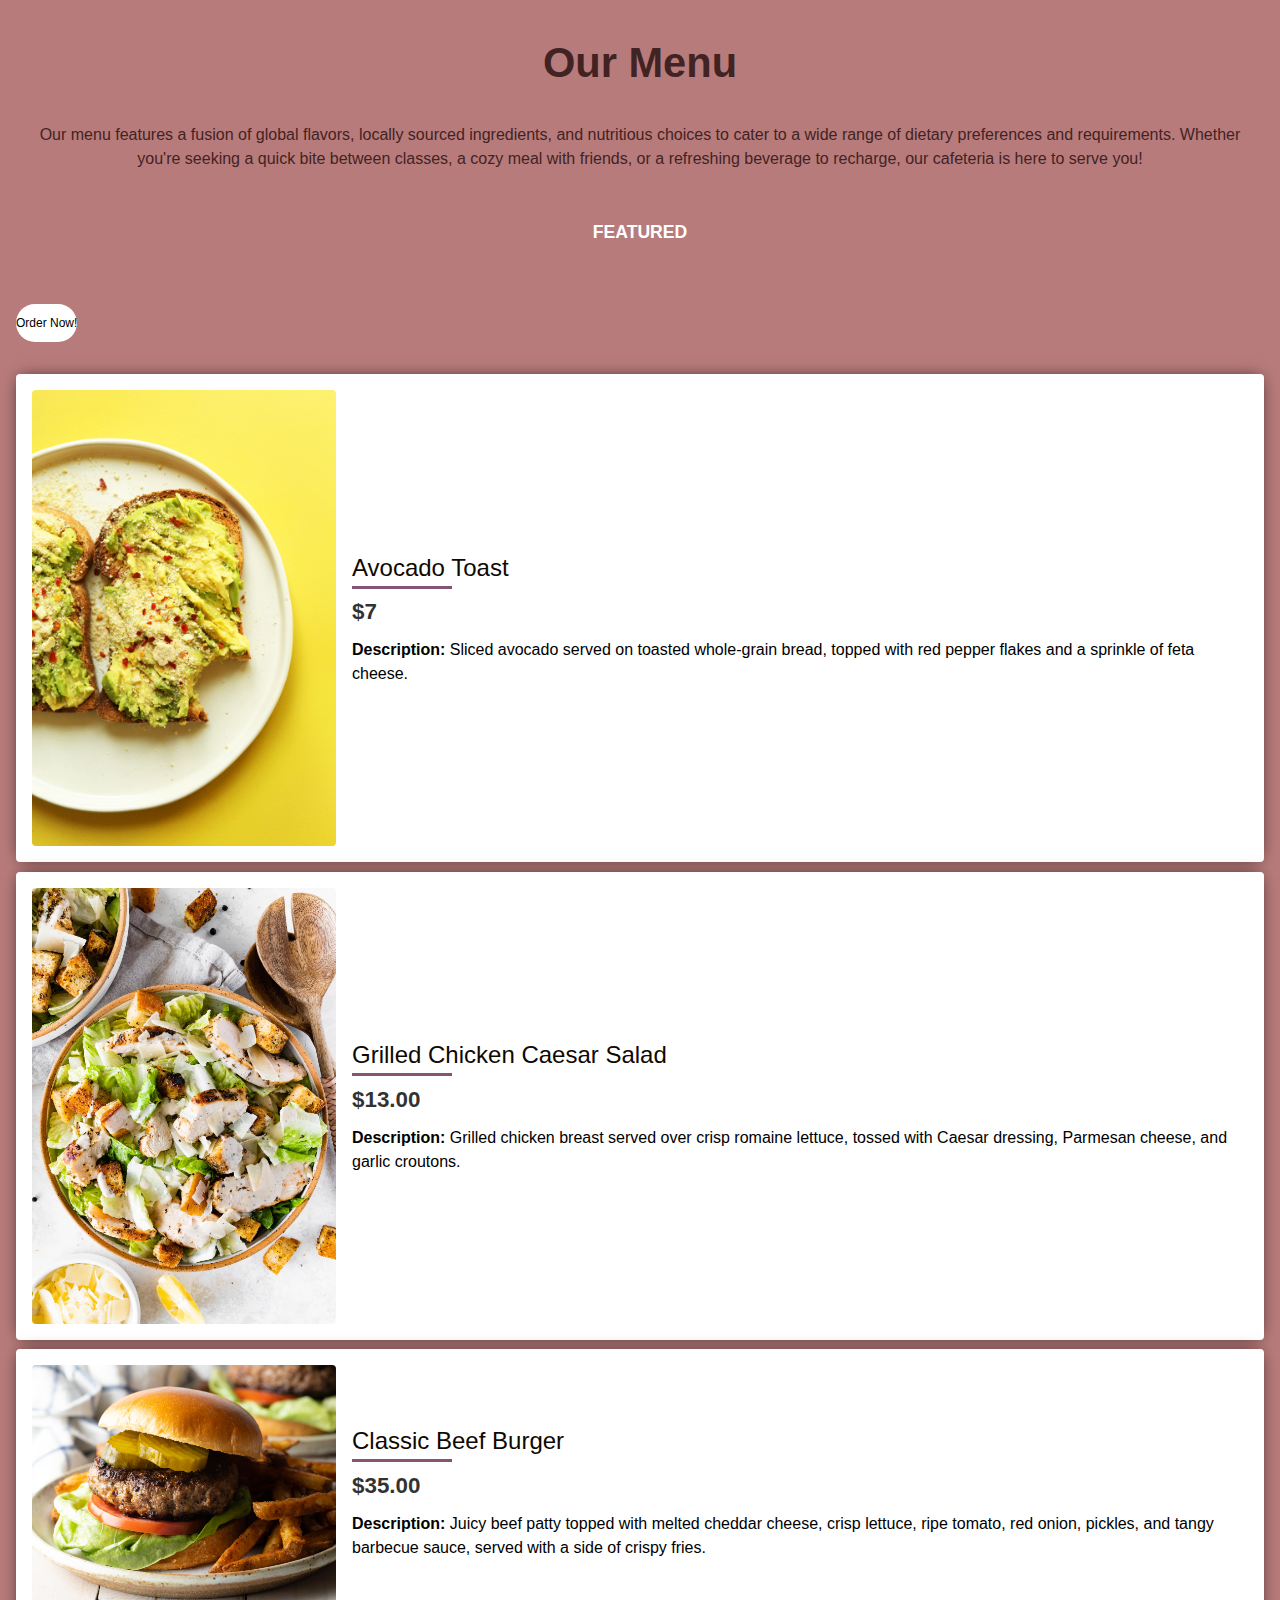
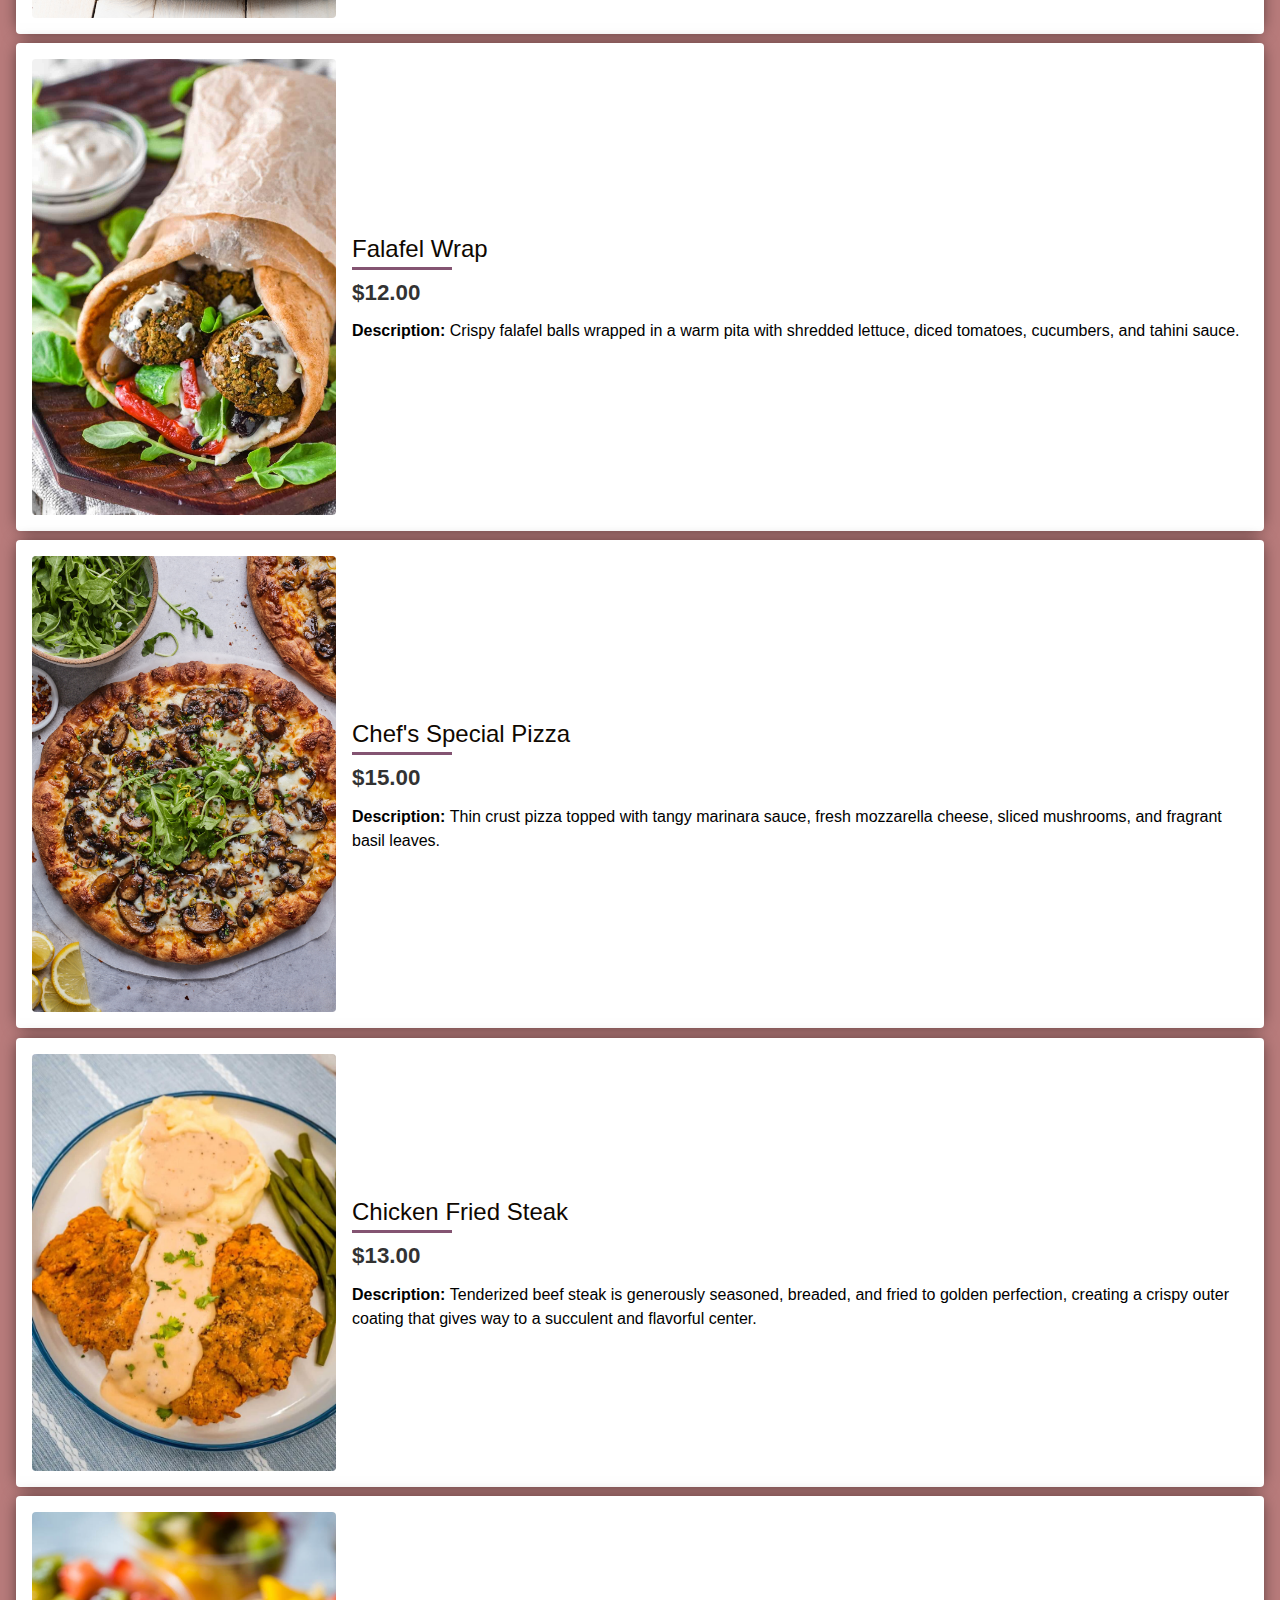
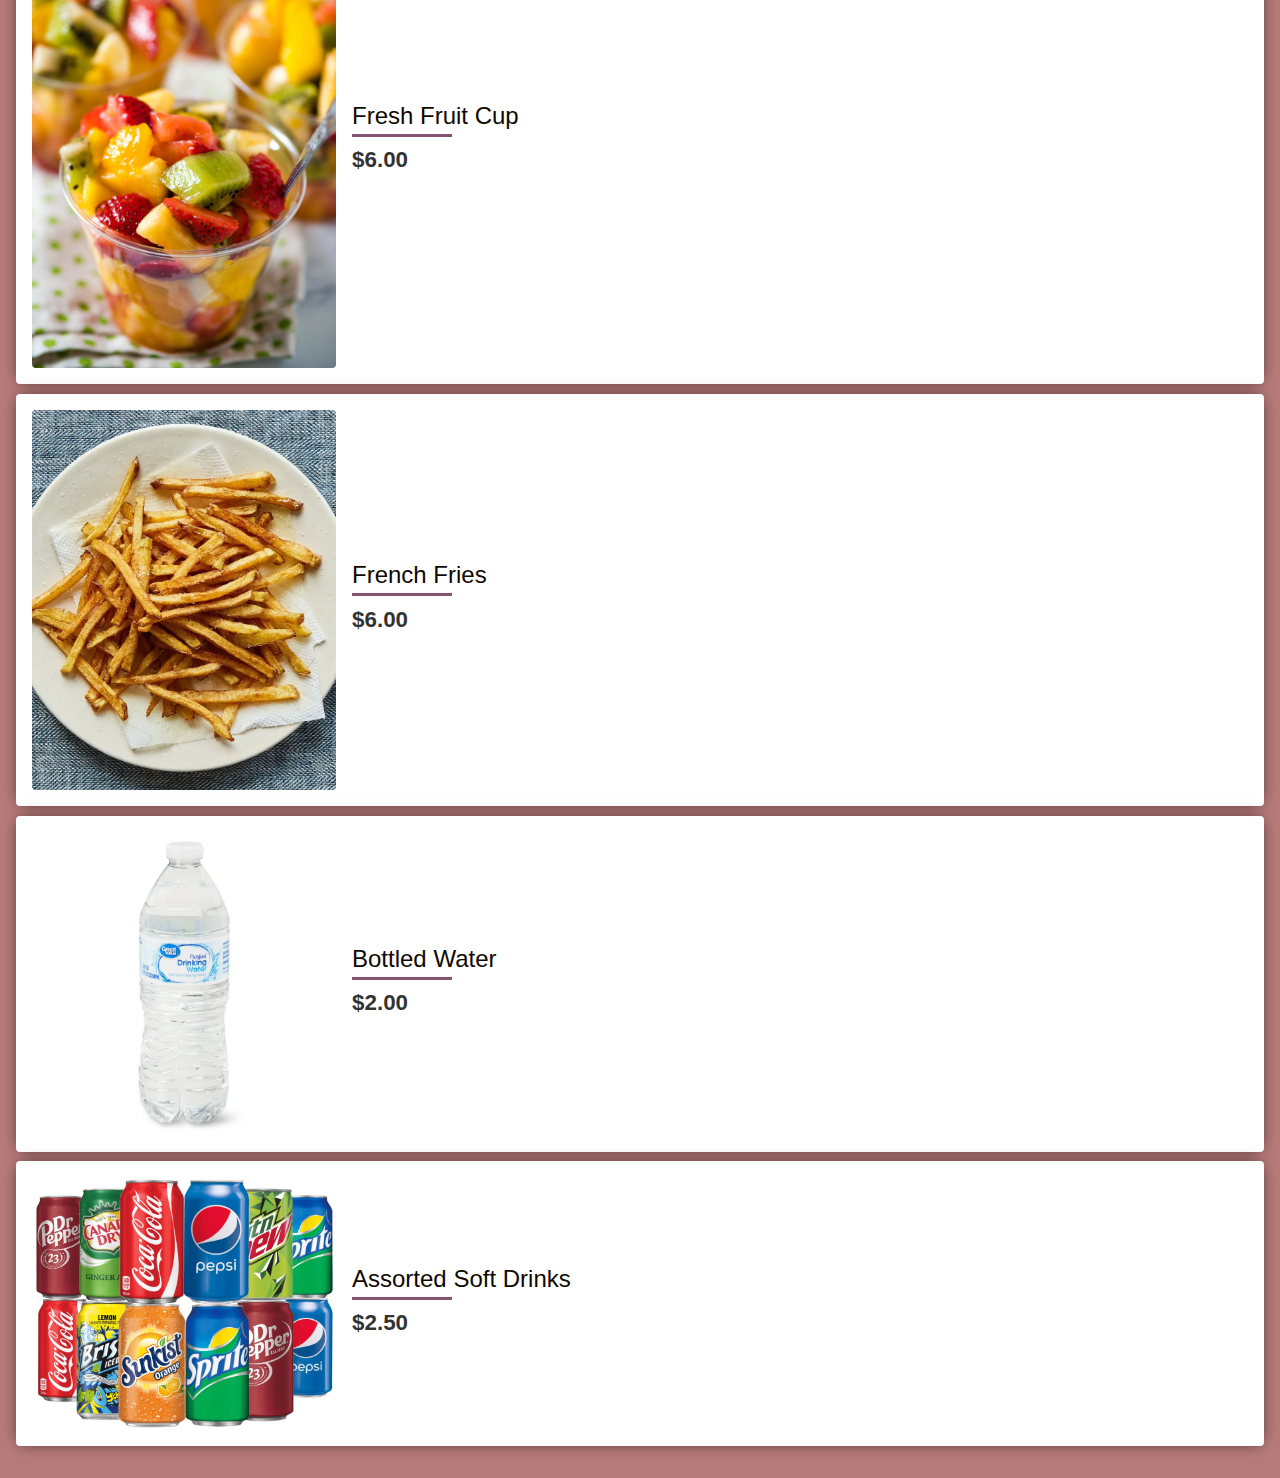
<file: menu.html>
<!DOCTYPE html>
<html lang="en">
<head>
    <meta charset="UTF-8">
    <meta name="viewport" content="width=device-width, initial-scale=1.0">
    <title>University Cafeteria Menu</title>
 <link rel="stylesheet" href="style2.css">
  <body>

    <section class = "menu">
      <div class = "menu-container">
        <div class = "menu-head">
          <h2>Our Menu</h2>
          <p>Our menu features a fusion of global flavors, locally sourced ingredients, and nutritious choices to cater to a wide range of dietary preferences and requirements. Whether you're seeking a quick bite between classes, a cozy meal with friends, or a refreshing beverage to recharge, our cafeteria is here to serve you!</p>
        </div>

        <div class = "menu-btns">
          <button type = "button" class = "menu-btn active-btn" id = "featured">featured</button>
        </div>

        <a href="order.html">
            <button type="button">Order Now!</button>
        </a>

        <div class = "food-items">
          <div class = "food-item featured">
            <div class = "food-img">
              <img src = "images/pic1.png" alt = "food image">
            </div>
            <div class = "food-content">
              <h2 class = "food-name">Avocado Toast</h2>
              <div class = "line"></div>
              <h3 class = "food-price">$7</h3>
              <p class = "category">Description: <span>Sliced avocado served on toasted whole-grain bread, topped with red pepper flakes and a sprinkle of feta cheese. </span></p>
            </div>
          </div>

          <div class = "food-item today-special">
            <div class = "food-img">
              <img src = "images/grilled-chicken-caesar-salad-hero.jpeg" alt = "food image">
            </div>
            <div class = "food-content">
              <h2 class = "food-name">Grilled Chicken Caesar Salad</h2>
              <div class = "line"></div>
              <h3 class = "food-price">$13.00</h3>
              <p class = "category">Description: <span>Grilled chicken breast served over crisp romaine lettuce, tossed with Caesar dressing, Parmesan cheese, and garlic croutons.</span></p>
            </div>
          </div>

          <div class = "food-item new-arrival">
            <div class = "food-img">
              <img src = "images/best-hamburger-patties-1.jpeg" alt = "food image">
            </div>
            <div class = "food-content">
              <h2 class = "food-name">Classic Beef Burger</h2>
              <div class = "line"></div>
              <h3 class = "food-price">$35.00</h3>
              <p class = "category">Description: <span>Juicy beef patty topped with melted cheddar cheese, crisp lettuce, ripe tomato, red onion, pickles, and tangy barbecue sauce, served with a side of crispy fries.</span></p>
            </div>
          </div>

          <div class = "food-item featured">
            <div class = "food-img">
              <img src = "images/falafel-wrap-2.jpeg" alt = "food image">
            </div>
            <div class = "food-content">
              <h2 class = "food-name">Falafel Wrap</h2>
              <div class = "line"></div>
              <h3 class = "food-price">$12.00</h3>
              <p class = "category">Description: <span>Crispy falafel balls wrapped in a warm pita with shredded lettuce, diced tomatoes, cucumbers, and tahini sauce.</span></p>
            </div>
          </div>

          <div class = "food-item today-special">
            <div class = "food-img">
              <img src = "images/2022_10_24_white_mushroom_pizza_2.jpeg" alt = "food image">
            </div>
            <div class = "food-content">
              <h2 class = "food-name">Chef's Special Pizza</h2>
              <div class = "line"></div>
              <h3 class = "food-price">$15.00</h3>
              <p class = "category">Description: <span>Thin crust pizza topped with tangy marinara sauce, fresh mozzarella cheese, sliced mushrooms, and fragrant basil leaves.</span></p>
            </div>
          </div>

          <div class = "food-item new-arrival">
            <div class = "food-img">
              <img src = "images/Chicken-Fried-Steak-735x1008.jpeg" alt = "food image">
            </div>
            <div class = "food-content">
              <h2 class = "food-name">Chicken Fried Steak</h2>
              <div class = "line"></div>
              <h3 class = "food-price">$13.00</h3>
              <p class = "category">Description: <span>Tenderized beef steak is generously seasoned, breaded, and fried to golden perfection, creating a crispy outer coating that gives way to a succulent and flavorful center.</span></p>
            </div>
          </div>

          <div class = "food-item featured">
            <div class = "food-img">
              <img src = "images/Tropical-Fruit-Cups-picture.jpeg" alt = "food image">
            </div>
            <div class = "food-content">
              <h2 class = "food-name">Fresh Fruit Cup</h2>
              <div class = "line"></div>
              <h3 class = "food-price">$6.00</h3>
            </div>
          </div>

          <div class = "food-item today-special">
            <div class = "food-img">
              <img src = "images/French-Fries-Recipe-Belle-Morizio_2.jpg.webp" alt = "food image">
            </div>
            <div class = "food-content">
              <h2 class = "food-name">French Fries</h2>
              <div class = "line"></div>
              <h3 class = "food-price">$6.00</h3>
            </div>
          </div>

          <div class = "food-item new-arrival">
            <div class = "food-img">
              <img src = "images/b5bc06f5-7208-4e64-ba92-7be43b474d16.5cbc4d93cd2d649a66a73b9e7250dc05.jpeg.webp" alt = "food image">
            </div>
            <div class = "food-content">
              <h2 class = "food-name">Bottled Water</h2>
              <div class = "line"></div>
              <h3 class = "food-price">$2.00</h3>
            </div>
          </div>

          <div class = "food-item featured">
            <div class = "food-img">
              <img src = "images/811VGO1IX-L.jpeg" alt = "food image">
            </div>
            <div class = "food-content">
              <h2 class = "food-name">Assorted Soft Drinks</h2>
              <div class = "line"></div>
              <h3 class = "food-price">$2.50</h3>
            </div>
          </div>


        </div>
      </div>
    </section>
    <script src="script.js"></script>
  </body>
</html>
</file>
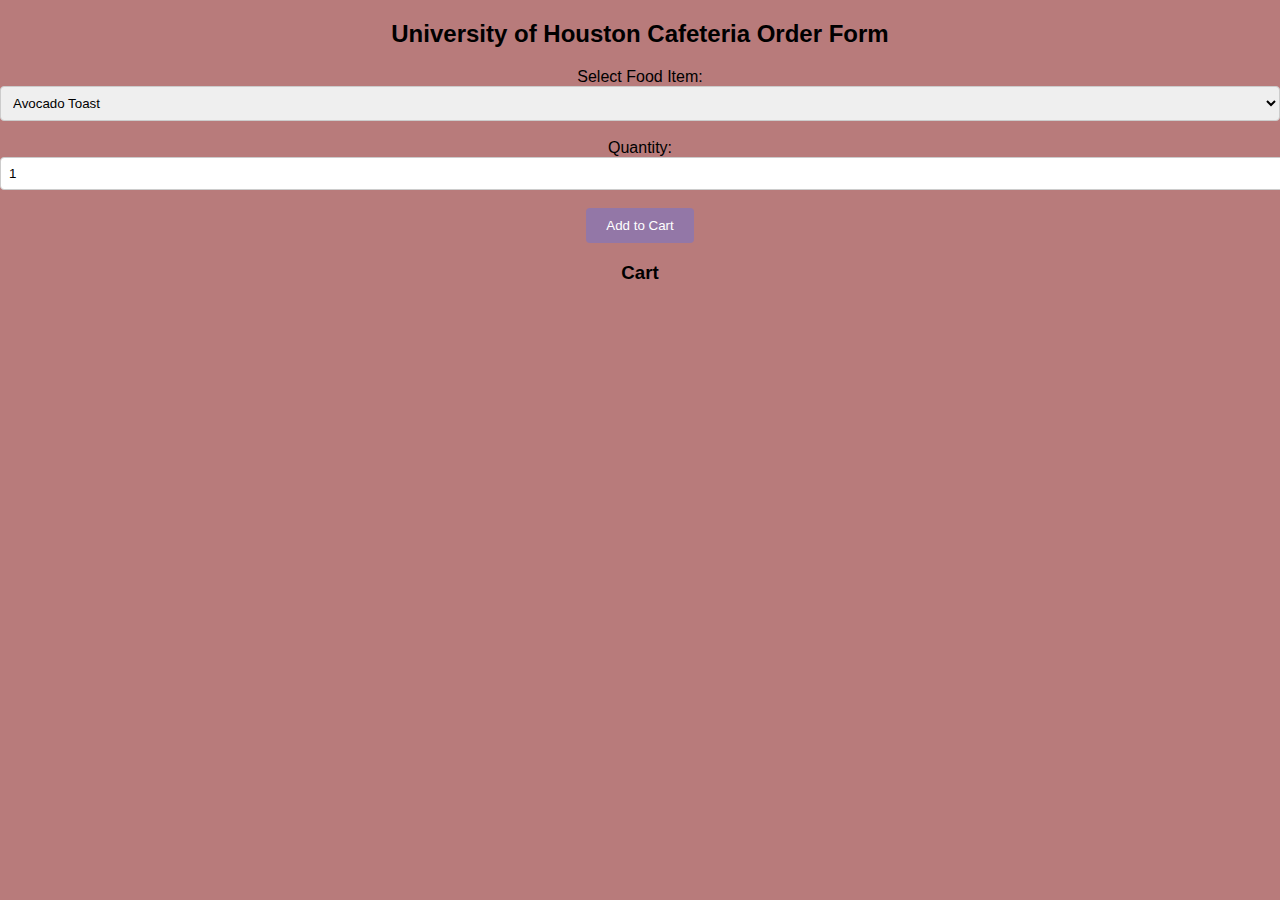
<file: order.html>
<!DOCTYPE html>
<html lang="en">
<head>
<meta charset="UTF-8">
<link rel="stylesheet" type="text/css" href="style3.css" />
<link rel="script type/js" href="script.js">
<meta name="viewport" content="width=device-width, initial-scale=1.0">
<title>University of Houston Cafeteria Order Form</title>
</head>
<body>

<h2>University of Houston Cafeteria Order Form</h2>

<form id="orderForm">
  <label for="foodItem">Select Food Item:</label>
  <select id="foodItem">
    <option value="Avocado Toast">Avocado Toast</option>
    <option value="Grilled Chicken Caesar Salad">Grilled Chicken Caesar Salad</option>
    <option value="Classic Beef Burger">Classic Beef Burger</option>
    <option value="Falafel Wrap">Falafel Wrap</option>
    <option value="Chef's Special Pizza">Chef's Special Pizza</option>
    <option value="Chicken Fried Steak">Chicken Fried Steak</option>
    <option value="Fresh Fruit Cup">Fresh Fruit Cup</option>
    <option value="French Fries">French Frie</option>
    <option value="Bottled Water">Bottled Water</option>

  </select><br><br>

  <label for="quantity">Quantity:</label>
  <input type="number" id="quantity" min="1" value="1"><br><br>

  <button type="button" onclick="addToCart()">Add to Cart</button>
</form>

<div id="cart">
  <h3>Cart</h3>
  <ul id="cartItems"></ul>
</div>

<script>
function addToCart() {
  var foodItem = document.getElementById("foodItem").value;
  var quantity = document.getElementById("quantity").value;
  
  var cartItems = document.getElementById("cartItems");
  var listItem = document.createElement("li");
  listItem.textContent = quantity + "x " + foodItem;
  cartItems.appendChild(listItem);
  

}

const express = require('express');
const bodyParser = require('body-parser');
const path = require('path');

const app = express();
const port = 3000;

app.use(bodyParser.urlencoded({ extended: false }));
app.use(express.static(path.join(__dirname, 'public')));

app.get('/', (req, res) => {
    res.sendFile(path.join(__dirname, 'index.html'));
});

app.post('/order', (req, res) => {
  
    const { item1, item2, item3 } = req.body;
 
    const totalAmount = calculateTotal(item1, item2, item3);
    res.redirect(`/confirmation?total=${totalAmount}`);
});

app.get('/confirmation', (req, res) => {
    const totalAmount = req.query.total;
    res.send(`Your total order amount is: $${totalAmount}`);
});

app.listen(port, () => {
    console.log(`Server is listening at http://localhost:${port}`);
});


function calculateTotal(item1, item2, item3) {
  
    const pricePerItem = 5;
    const total = (parseInt(item1) + parseInt(item2) + parseInt(item3)) * pricePerItem;
    return total;
}

function addToCart() {
    var foodItem = document.getElementById("foodItem").value;
    var quantity = document.getElementById("quantity").value;
    
    var cartItems = document.getElementById("cartItems");
    var listItem = document.createElement("li");
    listItem.textContent = quantity + "x " + foodItem;
    cartItems.appendChild(listItem);
}





</script>

</body>
</html>
</file>
<file: style2.css>
:root{
    --Inter: 'Inter', sans-serif;
    --Mont: 'Montserrat', sans-serif;
}
*{
    padding: 0;
    margin: 0;
    box-sizing: border-box;
}
body{
    line-height: 1.5;
    font-family: var(--Mont);
    background-color: #b87b7b;
    color: #422323;
}
.menu{
    margin: 2rem 0;
}
.menu-container{
    max-width: 1280px;
    margin: 0 auto;
    padding: 0 1rem;
}
img{
    width: 100%;
    display: block;
}
.menu-head{
    text-align: center;
}
.menu-head h2{
    font-family: var(--Kaushan);
    font-size: 2.6rem;
}
.menu-head p{
    font-weight: 300;
    padding: 1.8rem 0;
}
.menu-btns{
    padding: 0.6rem 0;
    display: flex;
    justify-content: center;
}
.menu-btn{
    font-family: var(--Inter);
    text-transform: uppercase;
    font-size: 1.1rem;
    font-weight: 600;
    background: none;
    border: none;
    color: #765376;
    display: block;
    margin: 0 1rem;
    cursor: pointer;
    outline: 0;
    transition: opacity 0.4s ease-out;
}
.menu-btn::after{
    content: "";
    display: block;
    height: 2px;
    margin-left: auto;
    margin-right: auto;
    background: #eae9e7;
    margin-top: 0.5rem;
    width: 0;
    transition: width 0.4s ease-out;
}
.menu-btn:hover::after{
    width: 100%;
}
.menu-btn:hover{
    opacity: 0.8;
}
.active-btn{
    color: #fff;
}
.food-items{
    margin: 2rem 0;
}
.food-item{
    border-radius: 4px;
    overflow: hidden;
    background: #fff;
    color: #000;
    margin: 0.6rem 0;
    box-shadow: 0 0 16px -4px rgba(0, 0, 0, 0.75);
    animation: fadeIn 2s;
}

.food-img img{
    border-radius: 4px;
}
.food-content{
    padding: 1rem;
}
.food-name{
    font-family: var(--Inter);
    color: #0f0801;
    font-weight: 500;
    text-transform: capitalize;
}
.line{
    width: 100px;
    height: 3px;
    background: #845472;
}
.food-price{
    padding: 0.4rem 0;
    font-weight: 600;
    font-size: 1.4rem;
    opacity: 0.8;
}


.category{
    padding-top: 0.2rem;
    font-size: 1rem;
    font-weight: 800;
    font-family: var(--Inter);
}
.category span{
    font-weight: 500;
}

@media screen and (min-width: 600px){
    .food-item{
        display: grid;
        grid-template-columns: 25% auto;
        align-items: center;
        padding: 1rem;
        column-gap: 1rem;
    }
    .food-content{
        padding: 0;
    }
}

button{
    button:180px;
    color:black;
    font-size: 12px;
    padding: 12px 0;
    background:#fff;
    border: 0;
    border-radius: 20px;
    outline: none;
    margin-top: 30px;
    text-align: center;
    align-self: center;
}
</file>
<file: style3.css>
body {
    font-family: Arial, sans-serif;
    margin: 0;
    padding: 0;
    text-align: center;
    background-color: #b87b7b;
}

h1 {
    text-align: center;
}

.form-group {
    margin-bottom: 15px;
}

label {
    display: block;
}

select, input[type="number"] {
    width: 100%;
    padding: 8px;
    border: 1px solid #ccc;
    border-radius: 4px;
}

button {
    background-color: #9377a7;
    color: white;
    padding: 10px 20px;
    border: none;
    border-radius: 4px;
    cursor: pointer;
}

button:hover {
    background-color: #643663;
}

#total {
    text-align: center;
    font-size: 18px;
    margin-top: 20px;
}
</file>
